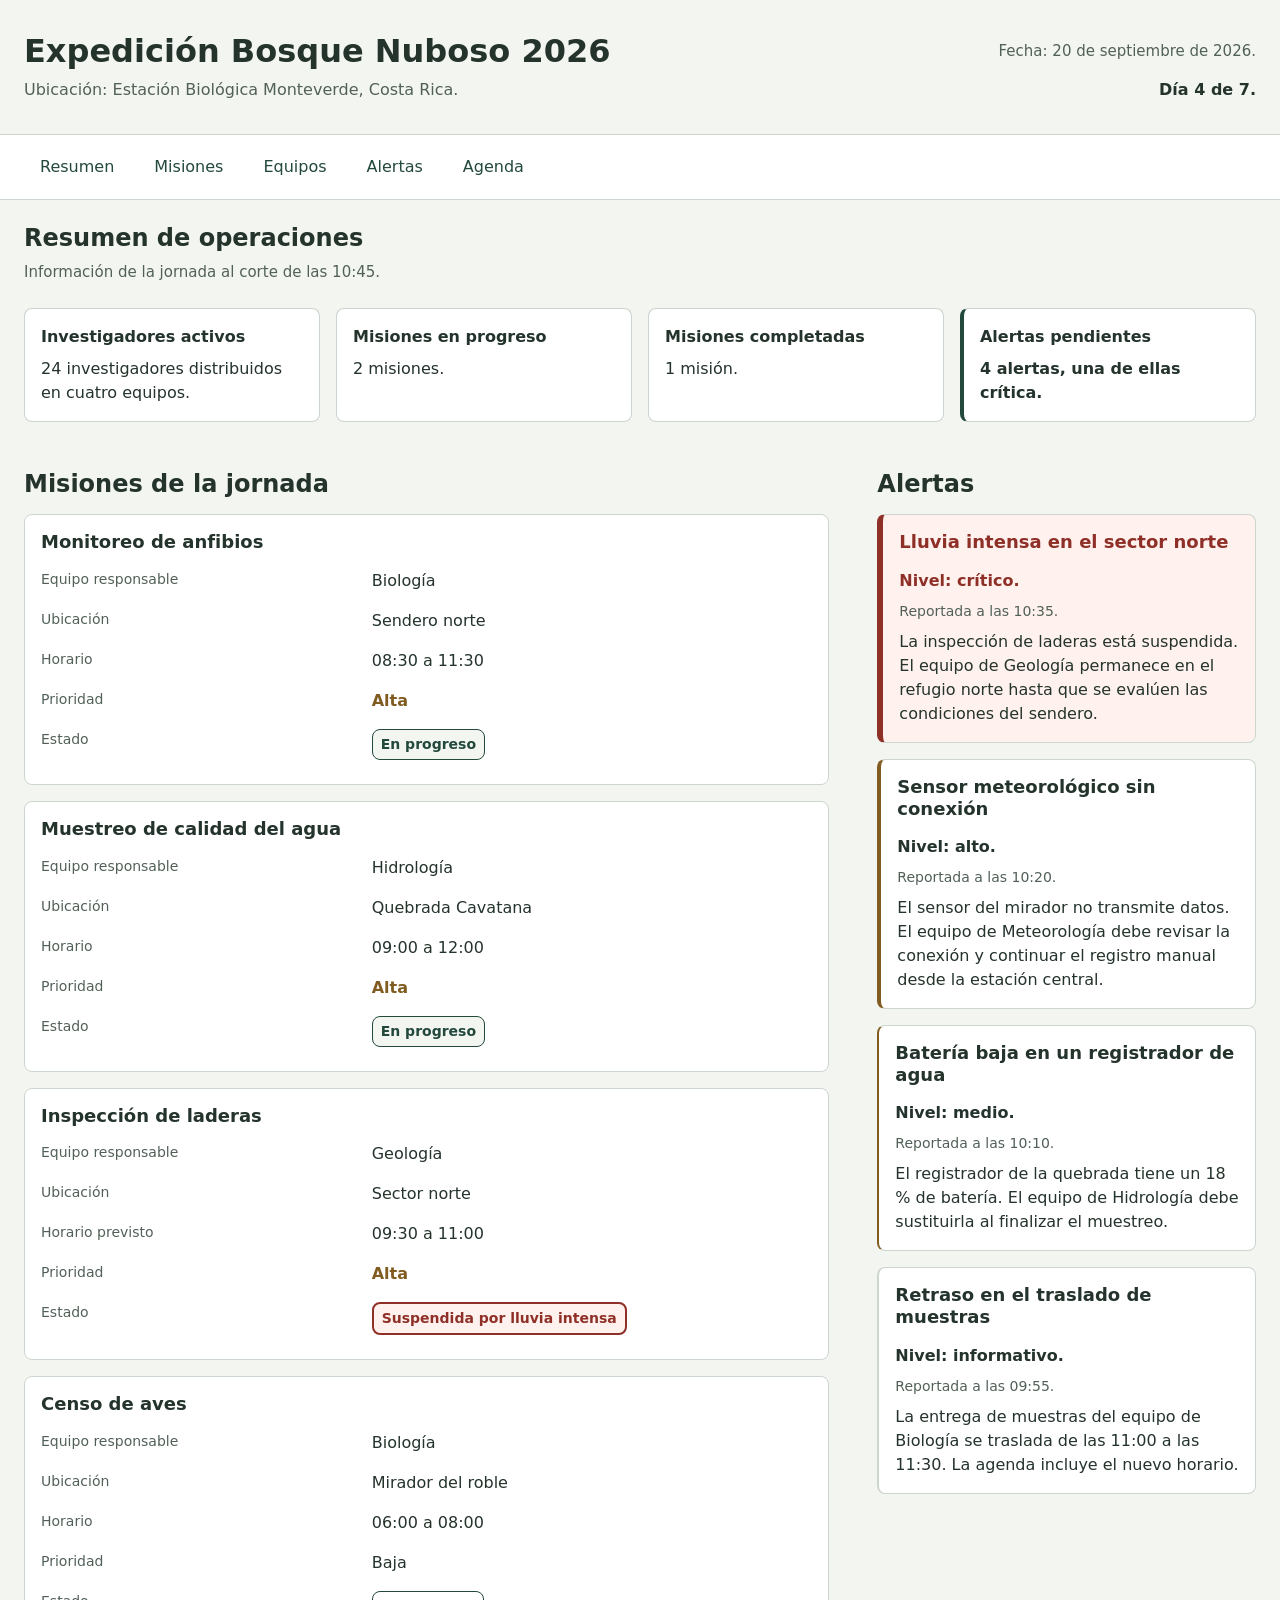
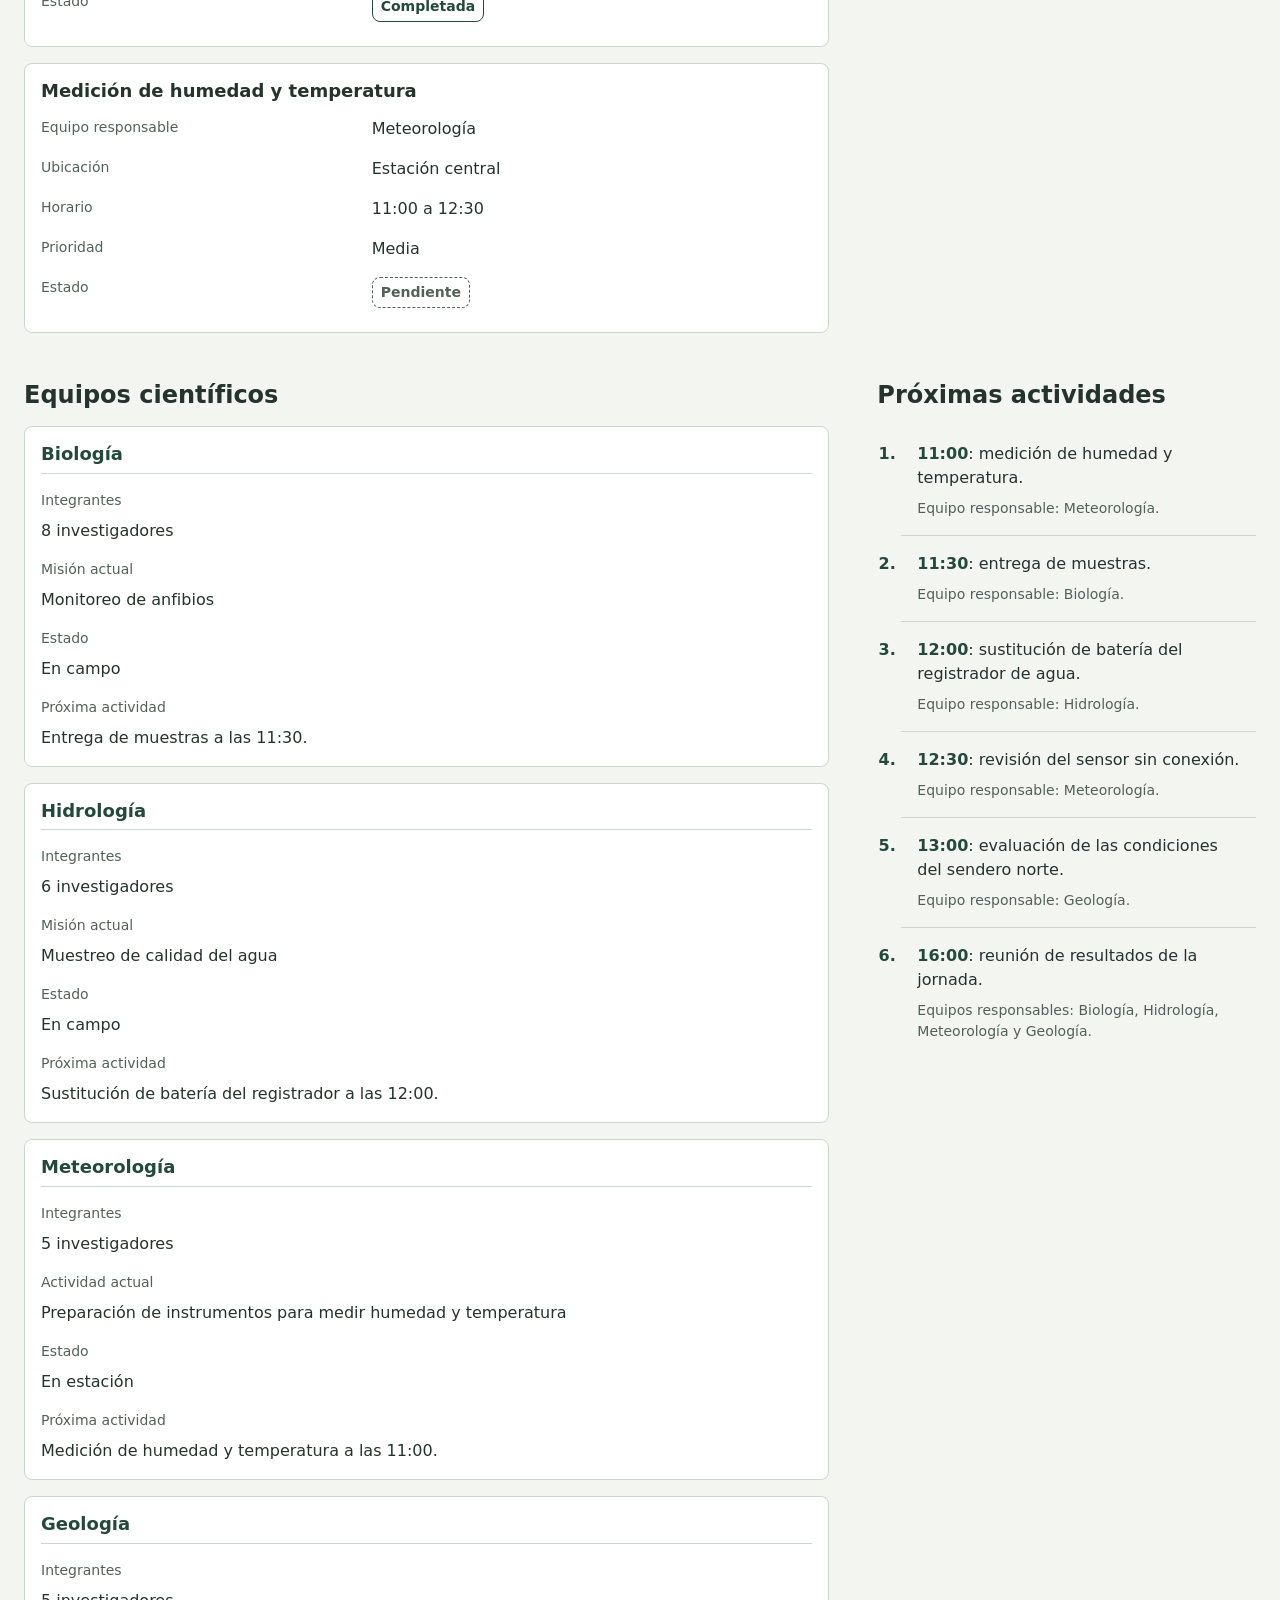
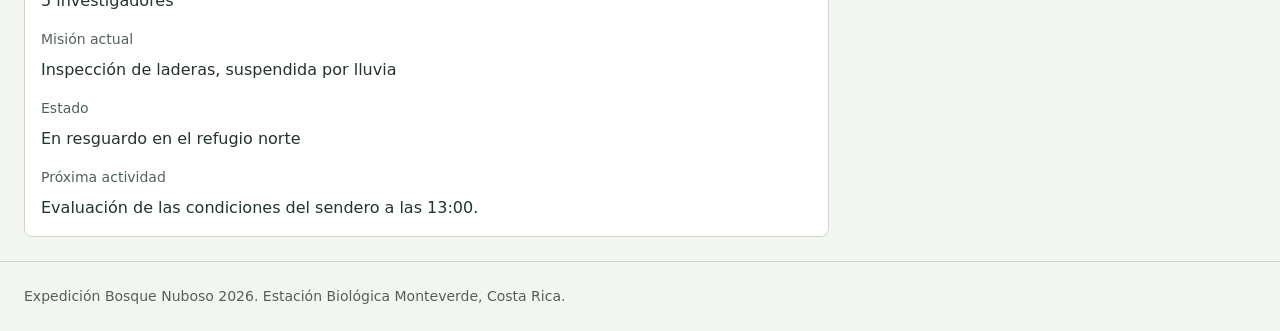
<file: caso1/index.html>
<!doctype html>
<html lang="es">
  <head>
    <meta charset="UTF-8" />
    <meta name="viewport" content="width=device-width, initial-scale=1.0" />
    <link rel="stylesheet" href="css/estilos.css" />
    <title>Expedición Bosque Nuboso 2026</title>
  </head>
  <body>
    <header class="encabezado">
      <h1 class="titulo-expedicion">Expedición Bosque Nuboso 2026</h1>
      <p class="ubicacion">
        Ubicación: Estación Biológica Monteverde, Costa Rica.
      </p>
      <p class="fecha">
        Fecha: <time datetime="2026-09-20">20 de septiembre de 2026</time>.
      </p>
      <p class="dia">Día 4 de 7.</p>
    </header>

    <nav class="navegacion" aria-label="Navegación principal">
      <ul class="lista-navegacion">
        <li><a href="#resumen">Resumen</a></li>
        <li><a href="#misiones">Misiones</a></li>
        <li><a href="#equipos">Equipos</a></li>
        <li><a href="#alertas">Alertas</a></li>
        <li><a href="#agenda">Agenda</a></li>
      </ul>
    </nav>

    <main class="panel-control">
      <section class="resumen" id="resumen" aria-labelledby="titulo-resumen">
        <h2 id="titulo-resumen">Resumen de operaciones</h2>
        <p class="hora-resumen">
          Información de la jornada al corte de las
          <time datetime="10:45">10:45</time>.
        </p>

        <dl class="indicadores">
          <dt>Investigadores activos</dt>
          <dd>24 investigadores distribuidos en cuatro equipos.</dd>

          <dt>Misiones en progreso</dt>
          <dd>2 misiones.</dd>

          <dt>Misiones completadas</dt>
          <dd>1 misión.</dd>

          <dt class="indicador-alertas">Alertas pendientes</dt>
          <dd class="indicador-alertas">4 alertas, una de ellas crítica.</dd>
        </dl>
      </section>

      <section class="alertas" id="alertas" aria-labelledby="titulo-alertas">
        <h2 id="titulo-alertas">Alertas</h2>

        <article class="alerta alerta-critica">
          <h3>Lluvia intensa en el sector norte</h3>
          <p class="nivel-alerta"><strong>Nivel: crítico.</strong></p>
          <p class="hora-alerta">
            Reportada a las <time datetime="10:35">10:35</time>.
          </p>
          <p>
            La inspección de laderas está suspendida. El equipo de Geología
            permanece en el refugio norte hasta que se evalúen las condiciones
            del sendero.
          </p>
        </article>

        <article class="alerta alerta-alta">
          <h3>Sensor meteorológico sin conexión</h3>
          <p class="nivel-alerta"><strong>Nivel: alto.</strong></p>
          <p class="hora-alerta">
            Reportada a las <time datetime="10:20">10:20</time>.
          </p>
          <p>
            El sensor del mirador no transmite datos. El equipo de Meteorología
            debe revisar la conexión y continuar el registro manual desde la
            estación central.
          </p>
        </article>

        <article class="alerta alerta-media">
          <h3>Batería baja en un registrador de agua</h3>
          <p class="nivel-alerta">Nivel: medio.</p>
          <p class="hora-alerta">
            Reportada a las <time datetime="10:10">10:10</time>.
          </p>
          <p>
            El registrador de la quebrada tiene un 18 % de batería. El equipo de
            Hidrología debe sustituirla al finalizar el muestreo.
          </p>
        </article>

        <article class="alerta alerta-informativa">
          <h3>Retraso en el traslado de muestras</h3>
          <p class="nivel-alerta">Nivel: informativo.</p>
          <p class="hora-alerta">
            Reportada a las <time datetime="09:55">09:55</time>.
          </p>
          <p>
            La entrega de muestras del equipo de Biología se traslada de las
            <time datetime="11:00">11:00</time> a las
            <time datetime="11:30">11:30</time>. La agenda incluye el nuevo
            horario.
          </p>
        </article>
      </section>

      <section class="misiones" id="misiones" aria-labelledby="titulo-misiones">
        <h2 id="titulo-misiones">Misiones de la jornada</h2>

        <article class="mision">
          <h3>Monitoreo de anfibios</h3>
          <dl class="datos-mision">
            <dt>Equipo responsable</dt>
            <dd>Biología</dd>
            <dt>Ubicación</dt>
            <dd>Sendero norte</dd>
            <dt>Horario</dt>
            <dd>
              <time datetime="08:30">08:30</time> a
              <time datetime="11:30">11:30</time>
            </dd>
            <dt>Prioridad</dt>
            <dd class="prioridad-alta">Alta</dd>
            <dt>Estado</dt>
            <dd class="estado-mision estado-progreso">En progreso</dd>
          </dl>
        </article>

        <article class="mision">
          <h3>Muestreo de calidad del agua</h3>
          <dl class="datos-mision">
            <dt>Equipo responsable</dt>
            <dd>Hidrología</dd>
            <dt>Ubicación</dt>
            <dd>Quebrada Cavatana</dd>
            <dt>Horario</dt>
            <dd>
              <time datetime="09:00">09:00</time> a
              <time datetime="12:00">12:00</time>
            </dd>
            <dt>Prioridad</dt>
            <dd class="prioridad-alta">Alta</dd>
            <dt>Estado</dt>
            <dd class="estado-mision estado-progreso">En progreso</dd>
          </dl>
        </article>

        <article class="mision">
          <h3>Inspección de laderas</h3>
          <dl class="datos-mision">
            <dt>Equipo responsable</dt>
            <dd>Geología</dd>
            <dt>Ubicación</dt>
            <dd>Sector norte</dd>
            <dt>Horario previsto</dt>
            <dd>
              <time datetime="09:30">09:30</time> a
              <time datetime="11:00">11:00</time>
            </dd>
            <dt>Prioridad</dt>
            <dd class="prioridad-alta">Alta</dd>
            <dt>Estado</dt>
            <dd class="estado-mision estado-suspendida">
              Suspendida por lluvia intensa
            </dd>
          </dl>
        </article>

        <article class="mision">
          <h3>Censo de aves</h3>
          <dl class="datos-mision">
            <dt>Equipo responsable</dt>
            <dd>Biología</dd>
            <dt>Ubicación</dt>
            <dd>Mirador del roble</dd>
            <dt>Horario</dt>
            <dd>
              <time datetime="06:00">06:00</time> a
              <time datetime="08:00">08:00</time>
            </dd>
            <dt>Prioridad</dt>
            <dd>Baja</dd>
            <dt>Estado</dt>
            <dd class="estado-mision estado-completada">Completada</dd>
          </dl>
        </article>

        <article class="mision">
          <h3>Medición de humedad y temperatura</h3>
          <dl class="datos-mision">
            <dt>Equipo responsable</dt>
            <dd>Meteorología</dd>
            <dt>Ubicación</dt>
            <dd>Estación central</dd>
            <dt>Horario</dt>
            <dd>
              <time datetime="11:00">11:00</time> a
              <time datetime="12:30">12:30</time>
            </dd>
            <dt>Prioridad</dt>
            <dd>Media</dd>
            <dt>Estado</dt>
            <dd class="estado-mision estado-pendiente">Pendiente</dd>
          </dl>
        </article>
      </section>

      <section class="equipos" id="equipos" aria-labelledby="titulo-equipos">
        <h2 id="titulo-equipos">Equipos científicos</h2>

        <article class="equipo">
          <h3>Biología</h3>
          <dl class="datos-equipo">
            <dt>Integrantes</dt>
            <dd>8 investigadores</dd>
            <dt>Misión actual</dt>
            <dd>Monitoreo de anfibios</dd>
            <dt>Estado</dt>
            <dd>En campo</dd>
            <dt>Próxima actividad</dt>
            <dd>
              Entrega de muestras a las
              <time datetime="11:30">11:30</time>.
            </dd>
          </dl>
        </article>

        <article class="equipo">
          <h3>Hidrología</h3>
          <dl class="datos-equipo">
            <dt>Integrantes</dt>
            <dd>6 investigadores</dd>
            <dt>Misión actual</dt>
            <dd>Muestreo de calidad del agua</dd>
            <dt>Estado</dt>
            <dd>En campo</dd>
            <dt>Próxima actividad</dt>
            <dd>
              Sustitución de batería del registrador a las
              <time datetime="12:00">12:00</time>.
            </dd>
          </dl>
        </article>

        <article class="equipo">
          <h3>Meteorología</h3>
          <dl class="datos-equipo">
            <dt>Integrantes</dt>
            <dd>5 investigadores</dd>
            <dt>Actividad actual</dt>
            <dd>
              Preparación de instrumentos para medir humedad y temperatura
            </dd>
            <dt>Estado</dt>
            <dd>En estación</dd>
            <dt>Próxima actividad</dt>
            <dd>
              Medición de humedad y temperatura a las
              <time datetime="11:00">11:00</time>.
            </dd>
          </dl>
        </article>

        <article class="equipo">
          <h3>Geología</h3>
          <dl class="datos-equipo">
            <dt>Integrantes</dt>
            <dd>5 investigadores</dd>
            <dt>Misión actual</dt>
            <dd>Inspección de laderas, suspendida por lluvia</dd>
            <dt>Estado</dt>
            <dd>En resguardo en el refugio norte</dd>
            <dt>Próxima actividad</dt>
            <dd>
              Evaluación de las condiciones del sendero a las
              <time datetime="13:00">13:00</time>.
            </dd>
          </dl>
        </article>
      </section>

      <section class="agenda" id="agenda" aria-labelledby="titulo-agenda">
        <h2 id="titulo-agenda">Próximas actividades</h2>

        <ol class="lista-agenda">
          <li>
            <p>
              <time datetime="11:00">11:00</time>: medición de humedad y
              temperatura.
            </p>
            <p class="equipo-actividad">Equipo responsable: Meteorología.</p>
          </li>
          <li>
            <p><time datetime="11:30">11:30</time>: entrega de muestras.</p>
            <p class="equipo-actividad">Equipo responsable: Biología.</p>
          </li>
          <li>
            <p>
              <time datetime="12:00">12:00</time>: sustitución de batería del
              registrador de agua.
            </p>
            <p class="equipo-actividad">Equipo responsable: Hidrología.</p>
          </li>
          <li>
            <p>
              <time datetime="12:30">12:30</time>: revisión del sensor sin
              conexión.
            </p>
            <p class="equipo-actividad">Equipo responsable: Meteorología.</p>
          </li>
          <li>
            <p>
              <time datetime="13:00">13:00</time>: evaluación de las condiciones
              del sendero norte.
            </p>
            <p class="equipo-actividad">Equipo responsable: Geología.</p>
          </li>
          <li>
            <p>
              <time datetime="16:00">16:00</time>: reunión de resultados de la
              jornada.
            </p>
            <p class="equipo-actividad">
              Equipos responsables: Biología, Hidrología, Meteorología y
              Geología.
            </p>
          </li>
        </ol>
      </section>
    </main>

    <footer class="pie-pagina">
      <p>
        Expedición Bosque Nuboso 2026. Estación Biológica Monteverde, Costa
        Rica.
      </p>
    </footer>
  </body>
</html>
</file>
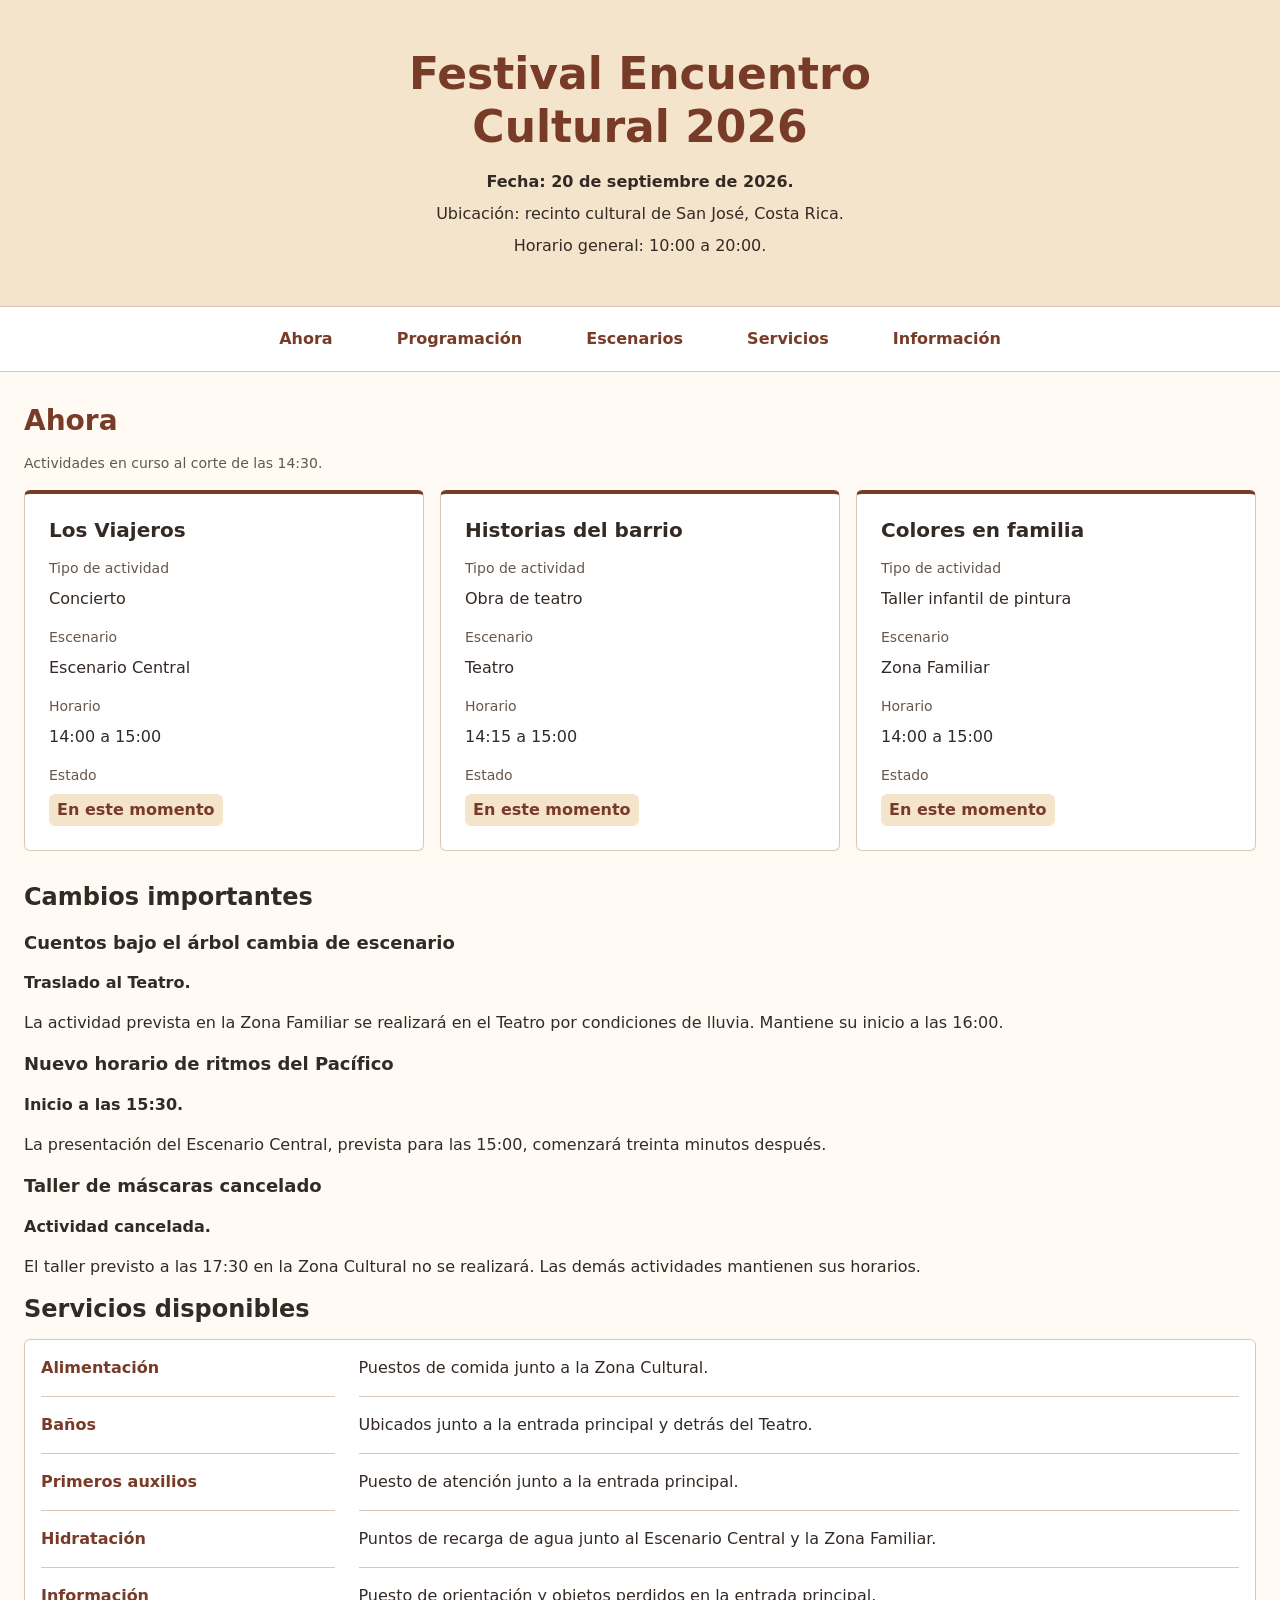
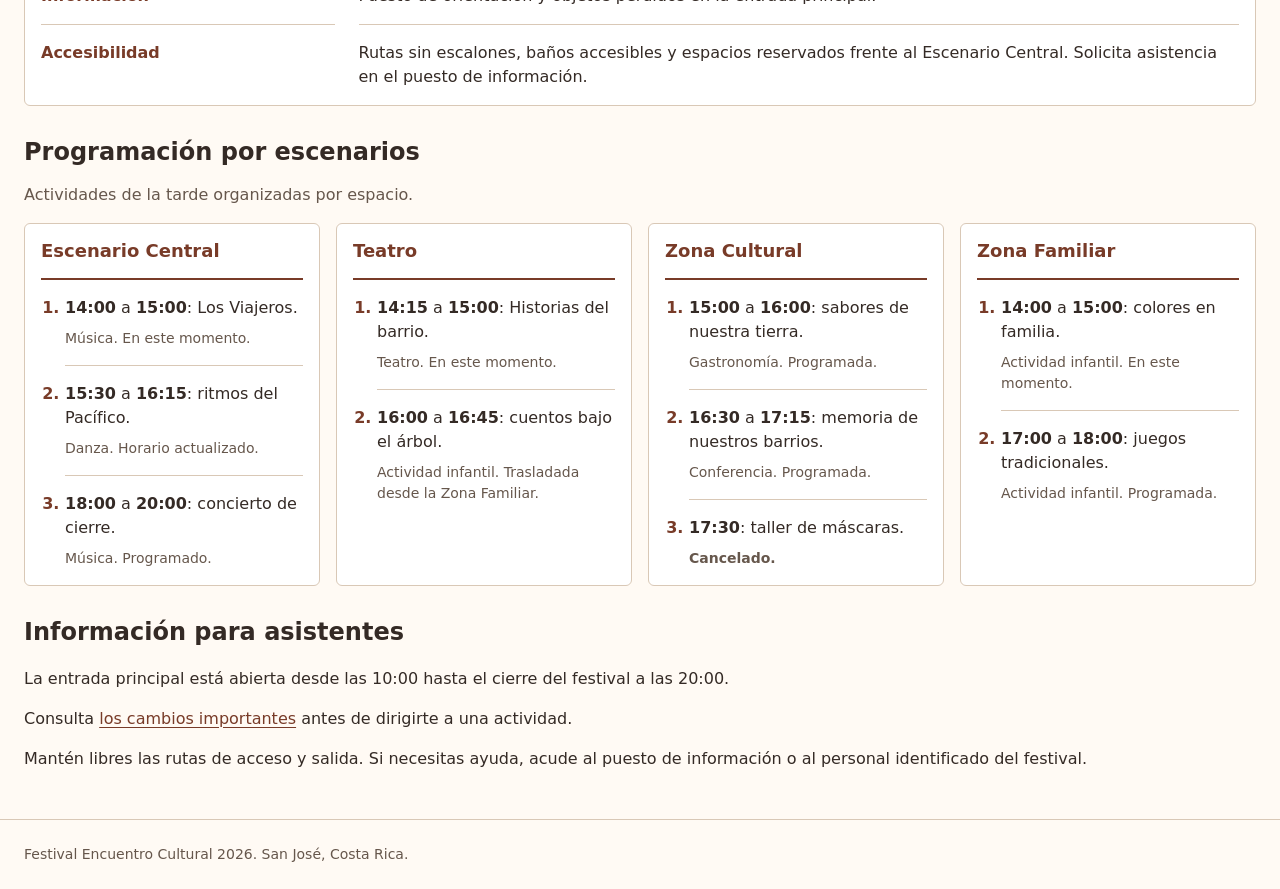
<file: caso2/index.html>
<!doctype html>
<html lang="es">
  <head>
    <meta charset="UTF-8" />
    <meta name="viewport" content="width=device-width, initial-scale=1.0" />
    <link rel="stylesheet" href="css/estilos.css" />
    <title>Festival Encuentro Cultural 2026</title>
  </head>
  <body>
    <header class="encabezado-festival">
      <h1>Festival Encuentro Cultural 2026</h1>
      <p class="fecha-festival">
        Fecha:
        <time datetime="2026-09-20">20 de septiembre de 2026</time>.
      </p>
      <p>Ubicación: recinto cultural de San José, Costa Rica.</p>
      <p>
        Horario general:
        <time datetime="10:00">10:00</time> a
        <time datetime="20:00">20:00</time>.
      </p>
    </header>

    <nav class="navegacion" aria-label="Navegación principal">
      <ul class="lista-navegacion">
        <li><a href="#ahora">Ahora</a></li>
        <li><a href="#programacion">Programación</a></li>
        <li><a href="#escenarios">Escenarios</a></li>
        <li><a href="#servicios">Servicios</a></li>
        <li><a href="#informacion">Información</a></li>
      </ul>
    </nav>

    <main class="contenido-festival">
      <section class="ahora" id="ahora" aria-labelledby="titulo-ahora">
        <h2 id="titulo-ahora">Ahora</h2>
        <p class="hora-actualizacion">
          Actividades en curso al corte de las
          <time datetime="14:30">14:30</time>.
        </p>

        <article class="actividad-actual">
          <h3>Los Viajeros</h3>
          <dl class="datos-actividad">
            <dt>Tipo de actividad</dt>
            <dd>Concierto</dd>
            <dt>Escenario</dt>
            <dd>Escenario Central</dd>
            <dt>Horario</dt>
            <dd>
              <time datetime="14:00">14:00</time> a
              <time datetime="15:00">15:00</time>
            </dd>
            <dt>Estado</dt>
            <dd class="estado-actual">En este momento</dd>
          </dl>
        </article>

        <article class="actividad-actual">
          <h3>Historias del barrio</h3>
          <dl class="datos-actividad">
            <dt>Tipo de actividad</dt>
            <dd>Obra de teatro</dd>
            <dt>Escenario</dt>
            <dd>Teatro</dd>
            <dt>Horario</dt>
            <dd>
              <time datetime="14:15">14:15</time> a
              <time datetime="15:00">15:00</time>
            </dd>
            <dt>Estado</dt>
            <dd class="estado-actual">En este momento</dd>
          </dl>
        </article>

        <article class="actividad-actual">
          <h3>Colores en familia</h3>
          <dl class="datos-actividad">
            <dt>Tipo de actividad</dt>
            <dd>Taller infantil de pintura</dd>
            <dt>Escenario</dt>
            <dd>Zona Familiar</dd>
            <dt>Horario</dt>
            <dd>
              <time datetime="14:00">14:00</time> a
              <time datetime="15:00">15:00</time>
            </dd>
            <dt>Estado</dt>
            <dd class="estado-actual">En este momento</dd>
          </dl>
        </article>
      </section>

      <section id="cambios" aria-labelledby="titulo-cambios">
        <h2 id="titulo-cambios">Cambios importantes</h2>

        <article>
          <h3>Cuentos bajo el árbol cambia de escenario</h3>
          <p><strong>Traslado al Teatro.</strong></p>
          <p>
            La actividad prevista en la Zona Familiar se realizará en el Teatro
            por condiciones de lluvia. Mantiene su inicio a las
            <time datetime="16:00">16:00</time>.
          </p>
        </article>

        <article>
          <h3>Nuevo horario de ritmos del Pacífico</h3>
          <p>
            <strong>Inicio a las <time datetime="15:30">15:30</time>.</strong>
          </p>
          <p>
            La presentación del Escenario Central, prevista para las
            <time datetime="15:00">15:00</time>, comenzará treinta minutos
            después.
          </p>
        </article>

        <article>
          <h3>Taller de máscaras cancelado</h3>
          <p><strong>Actividad cancelada.</strong></p>
          <p>
            El taller previsto a las
            <time datetime="17:30">17:30</time> en la Zona Cultural no se
            realizará. Las demás actividades mantienen sus horarios.
          </p>
        </article>
      </section>

      <section
        class="servicios"
        id="servicios"
        aria-labelledby="titulo-servicios"
      >
        <h2 id="titulo-servicios">Servicios disponibles</h2>

        <dl class="lista-servicios">
          <dt>Alimentación</dt>
          <dd>Puestos de comida junto a la Zona Cultural.</dd>

          <dt>Baños</dt>
          <dd>Ubicados junto a la entrada principal y detrás del Teatro.</dd>

          <dt>Primeros auxilios</dt>
          <dd>Puesto de atención junto a la entrada principal.</dd>

          <dt>Hidratación</dt>
          <dd>
            Puntos de recarga de agua junto al Escenario Central y la Zona
            Familiar.
          </dd>

          <dt>Información</dt>
          <dd>
            Puesto de orientación y objetos perdidos en la entrada principal.
          </dd>

          <dt>Accesibilidad</dt>
          <dd>
            Rutas sin escalones, baños accesibles y espacios reservados frente
            al Escenario Central. Solicita asistencia en el puesto de
            información.
          </dd>
        </dl>
      </section>

      <section
        class="escenarios"
        id="escenarios"
        aria-labelledby="titulo-escenarios"
      >
        <h2 id="titulo-escenarios">Programación por escenarios</h2>
        <p class="descripcion-escenarios">
          Actividades de la tarde organizadas por espacio.
        </p>

        <article class="escenario">
          <h3>Escenario Central</h3>
          <ol class="horarios-escenario">
            <li>
              <p>
                <time datetime="14:00">14:00</time> a
                <time datetime="15:00">15:00</time>: Los Viajeros.
              </p>
              <p>Música. En este momento.</p>
            </li>
            <li>
              <p>
                <time datetime="15:30">15:30</time> a
                <time datetime="16:15">16:15</time>: ritmos del Pacífico.
              </p>
              <p>Danza. Horario actualizado.</p>
            </li>
            <li>
              <p>
                <time datetime="18:00">18:00</time> a
                <time datetime="20:00">20:00</time>: concierto de cierre.
              </p>
              <p>Música. Programado.</p>
            </li>
          </ol>
        </article>

        <article class="escenario">
          <h3>Teatro</h3>
          <ol class="horarios-escenario">
            <li>
              <p>
                <time datetime="14:15">14:15</time> a
                <time datetime="15:00">15:00</time>: Historias del barrio.
              </p>
              <p>Teatro. En este momento.</p>
            </li>
            <li>
              <p>
                <time datetime="16:00">16:00</time> a
                <time datetime="16:45">16:45</time>: cuentos bajo el árbol.
              </p>
              <p>Actividad infantil. Trasladada desde la Zona Familiar.</p>
            </li>
          </ol>
        </article>

        <article class="escenario">
          <h3>Zona Cultural</h3>
          <ol class="horarios-escenario">
            <li>
              <p>
                <time datetime="15:00">15:00</time> a
                <time datetime="16:00">16:00</time>: sabores de nuestra tierra.
              </p>
              <p>Gastronomía. Programada.</p>
            </li>
            <li>
              <p>
                <time datetime="16:30">16:30</time> a
                <time datetime="17:15">17:15</time>: memoria de nuestros
                barrios.
              </p>
              <p>Conferencia. Programada.</p>
            </li>
            <li>
              <p><time datetime="17:30">17:30</time>: taller de máscaras.</p>
              <p><strong>Cancelado.</strong></p>
            </li>
          </ol>
        </article>

        <article class="escenario">
          <h3>Zona Familiar</h3>
          <ol class="horarios-escenario">
            <li>
              <p>
                <time datetime="14:00">14:00</time> a
                <time datetime="15:00">15:00</time>: colores en familia.
              </p>
              <p>Actividad infantil. En este momento.</p>
            </li>
            <li>
              <p>
                <time datetime="17:00">17:00</time> a
                <time datetime="18:00">18:00</time>: juegos tradicionales.
              </p>
              <p>Actividad infantil. Programada.</p>
            </li>
          </ol>
        </article>
      </section>

      <section id="informacion" aria-labelledby="titulo-informacion">
        <h2 id="titulo-informacion">Información para asistentes</h2>
        <p>
          La entrada principal está abierta desde las
          <time datetime="10:00">10:00</time> hasta el cierre del festival a las
          <time datetime="20:00">20:00</time>.
        </p>
        <p>
          Consulta <a href="#cambios">los cambios importantes</a>
          antes de dirigirte a una actividad.
        </p>
        <p>
          Mantén libres las rutas de acceso y salida. Si necesitas ayuda, acude
          al puesto de información o al personal identificado del festival.
        </p>
      </section>
    </main>

    <footer class="pie-pagina">
      <p>Festival Encuentro Cultural 2026. San José, Costa Rica.</p>
    </footer>
  </body>
</html>
</file>
<file: caso1/css/estilos.css>
:root {
  --color-principal: #23483c;
  --color-fondo: #f3f5f1;
  --color-superficie: #ffffff;
  --color-texto: #24332b;
  --color-texto-secundario: #526158;
  --color-borde: #ccd5ce;
  --color-critico: #8f3028;
  --fondo-critico: #fff1ed;
  --color-advertencia: #805c20;

  --espacio-pequeno: 0.5rem;
  --espacio-medio: 1rem;
  --espacio-grande: 1.5rem;

  --radio-borde: 0.5rem;
  --ancho-maximo: 100%;
}

*,
*::before,
*::after {
  box-sizing: border-box;
}

body {
  margin: 0;
  background-color: var(--color-fondo);
  color: var(--color-texto);
  font-family: system-ui, sans-serif;
  font-size: 1rem;
  line-height: 1.5;
}

h1,
h2,
h3 {
  line-height: 1.2;
}

h1 {
  font-size: 2rem;
}

h2 {
  font-size: 1.5rem;
}

h3 {
  font-size: 1.125rem;
}

a {
  color: var(--color-principal);
  text-underline-offset: 0.2em;
}

a:focus-visible {
  outline: 0.2rem solid var(--color-principal);
  outline-offset: 0.2rem;
}

/* Encabezado */
.encabezado {
  display: grid;
  grid-template-columns: minmax(0, 1fr);
  gap: var(--espacio-pequeno);

  max-width: var(--ancho-maximo);
  margin-inline: auto;
  padding: var(--espacio-grande) var(--espacio-medio);

  border-bottom: 1px solid var(--color-borde);
}

.encabezado h1,
.encabezado p {
  margin: 0;
}

.titulo-expedicion {
  font-size: 1.75rem;
  overflow-wrap: break-word;
}

.ubicacion,
.fecha {
  color: var(--color-texto-secundario);
}

.fecha {
  margin-top: 0;
  font-size: 0.9375rem;
}

.dia {
  font-weight: 600;
}

/* Navegación */
.navegacion {
  position: sticky;
  top: 0;
  z-index: 10;
  background-color: var(--color-superficie);
  border-bottom: 1px solid var(--color-borde);
}

.lista-navegacion {
  display: flex;
  flex-wrap: wrap;
  align-items: center;
  gap: var(--espacio-pequeno);

  max-width: var(--ancho-maximo);
  margin: 0 auto;
  padding: var(--espacio-pequeno) var(--espacio-medio);

  list-style: none;
}

.lista-navegacion a {
  display: block;
  padding: 0.75rem var(--espacio-medio);

  border-radius: var(--radio-borde);
  font-weight: 500;
  text-decoration: none;
}

.lista-navegacion a:hover,
.lista-navegacion a:focus-visible {
  background-color: var(--color-principal);
  color: var(--color-superficie);
}

/* Resumen */
.resumen {
  min-width: 0;
  padding: var(--espacio-grande) var(--espacio-medio);
}

.resumen h2 {
  margin: 0;
}

.hora-resumen {
  margin: var(--espacio-pequeno) 0 var(--espacio-grande);
  color: var(--color-texto-secundario);
  font-size: 0.9375rem;
}

.indicadores {
  display: grid;
  grid-template-columns: minmax(0, 1fr);
  margin: 0;
}

.indicadores dt,
.indicadores dd {
  padding: var(--espacio-medio);
  background-color: var(--color-superficie);
  border: 1px solid var(--color-borde);
  overflow-wrap: break-word;
}

.indicadores dt {
  padding-bottom: var(--espacio-pequeno);
  border-bottom: 0;
  border-radius: var(--radio-borde) var(--radio-borde) 0 0;
  font-weight: 600;
}

.indicadores dd {
  margin: 0 0 var(--espacio-medio);
  padding-top: 0;
  border-top: 0;
  border-radius: 0 0 var(--radio-borde) var(--radio-borde);
}

.indicadores .indicador-alertas {
  border-left: 0.25rem solid var(--color-principal);
  font-weight: 700;
}

/* Alertas */
.alertas {
  display: grid;
  grid-template-columns: minmax(0, 1fr);
  gap: var(--espacio-medio);

  min-width: 0;
  padding: var(--espacio-grande) var(--espacio-medio);
}

.alertas h2 {
  grid-column: 1 / -1;
  margin: 0;
}

.alerta {
  min-width: 0;
  padding: var(--espacio-medio);

  background-color: var(--color-superficie);
  border: 1px solid var(--color-borde);
  border-radius: var(--radio-borde);

  overflow-wrap: break-word;
}

.alerta h3 {
  margin: 0 0 var(--espacio-medio);
}

.alerta p {
  margin: 0 0 var(--espacio-pequeno);
}

.alerta p:last-child {
  margin-bottom: 0;
}

.nivel-alerta {
  font-weight: 600;
}

.hora-alerta {
  color: var(--color-texto-secundario);
  font-size: 0.875rem;
}

.alerta-critica {
  background-color: var(--fondo-critico);
  border-left: 0.375rem solid var(--color-critico);
}

.alerta-critica h3,
.alerta-critica .nivel-alerta {
  color: var(--color-critico);
}

.alerta-alta {
  border-left: 0.25rem solid var(--color-advertencia);
}

.alerta-media {
  border-left: 0.125rem solid var(--color-advertencia);
}

.alerta-informativa {
  border-left: 0.125rem solid var(--color-borde);
}

/* Distribución principal */
.panel-control {
    display: grid;
    grid-template-columns: minmax(0, 1fr);
    max-width: var(--ancho-maximo);
    margin-inline: auto;
}

.panel-control > section {
    min-width: 0;
}

/* Misiones */
.misiones {
    display: grid;
    grid-template-columns: minmax(0, 1fr);
    align-content: start;
    gap: var(--espacio-medio);
    padding: var(--espacio-grande) var(--espacio-medio);
}

.misiones h2 {
    grid-column: 1 / -1;
    margin: 0;
}

.mision {
    min-width: 0;
    padding: var(--espacio-medio);
    background-color: var(--color-superficie);
    border: 1px solid var(--color-borde);
    border-radius: var(--radio-borde);
    overflow-wrap: break-word;
}

.mision h3 {
    margin: 0 0 var(--espacio-medio);
}

.datos-mision {
    display: grid;
    grid-template-columns: minmax(0, 1fr);
    gap: var(--espacio-pequeno);
    margin: 0;
}

.datos-mision dt {
    color: var(--color-texto-secundario);
    font-size: 0.875rem;
}

.datos-mision dd {
    min-width: 0;
    margin: 0 0 var(--espacio-pequeno);
}

.prioridad-alta {
    color: var(--color-advertencia);
    font-weight: 700;
}

.estado-mision {
    justify-self: start;
    padding: 0.25rem var(--espacio-pequeno);
    border: 1px solid;
    border-radius: var(--radio-borde);
    font-size: 0.875rem;
    font-weight: 600;
}

.estado-progreso {
    color: var(--color-principal);
    background-color: var(--color-fondo);
}

.estado-suspendida {
    color: var(--color-critico);
    background-color: var(--fondo-critico);
    border-width: 2px;
}

.estado-completada {
    color: var(--color-principal);
}

.estado-pendiente {
    color: var(--color-texto-secundario);
    border-style: dashed;
}

/* Equipos */
.equipos {
    display: grid;
    grid-template-columns: minmax(0, 1fr);
    align-content: start;
    gap: var(--espacio-medio);
    padding: var(--espacio-grande) var(--espacio-medio);
}

.equipos h2 {
    grid-column: 1 / -1;
    margin: 0;
}

.equipo {
    min-width: 0;
    padding: var(--espacio-medio);
    background-color: var(--color-superficie);
    border: 1px solid var(--color-borde);
    border-radius: var(--radio-borde);
    overflow-wrap: break-word;
}

.equipo h3 {
    margin: 0 0 var(--espacio-medio);
    padding-bottom: var(--espacio-pequeno);
    border-bottom: 1px solid var(--color-borde);
    color: var(--color-principal);
}

.datos-equipo {
    margin: 0;
}

.datos-equipo dt {
    margin-top: var(--espacio-medio);
    color: var(--color-texto-secundario);
    font-size: 0.875rem;
}

.datos-equipo dt:first-child {
    margin-top: 0;
}

.datos-equipo dd {
    margin: var(--espacio-pequeno) 0 0;
}

/* Agenda */
.agenda {
    min-width: 0;
    padding: var(--espacio-grande) var(--espacio-medio);
}

.agenda h2 {
    margin: 0 0 var(--espacio-medio);
}

.lista-agenda {
    margin: 0;
    padding-left: var(--espacio-grande);
}

.lista-agenda li {
    padding: var(--espacio-medio);
    border-bottom: 1px solid var(--color-borde);
    overflow-wrap: break-word;
}

.lista-agenda li::marker {
    color: var(--color-principal);
    font-weight: 600;
}

.lista-agenda li:last-child {
    border-bottom: 0;
}

.lista-agenda p {
    margin: 0;
}

.lista-agenda .equipo-actividad {
    margin-top: var(--espacio-pequeno);
    color: var(--color-texto-secundario);
    font-size: 0.875rem;
}

.lista-agenda time {
    color: var(--color-principal);
    font-weight: 700;
    font-variant-numeric: tabular-nums;
}

/* Pie de página */
.pie-pagina {
    max-width: var(--ancho-maximo);
    margin-inline: auto;
    padding: var(--espacio-grande) var(--espacio-medio);
    border-top: 1px solid var(--color-borde);
    color: var(--color-texto-secundario);
    font-size: 0.875rem;
}

.pie-pagina p {
    margin: 0;
}

@media (min-width: 48rem) {
  .encabezado {
    grid-template-columns: minmax(0, 1fr) auto;
    grid-template-areas:
      "titulo fecha"
      "ubicacion dia";

    align-items: center;
    column-gap: var(--espacio-grande);
    padding: 2rem var(--espacio-grande);
  }

  .titulo-expedicion {
    grid-area: titulo;
    font-size: 2rem;
  }

  .ubicacion {
    grid-area: ubicacion;
  }

  .fecha {
    grid-area: fecha;
    text-align: right;
  }

  .dia {
    grid-area: dia;
    text-align: right;
  }

  .lista-navegacion {
    padding-inline: var(--espacio-grande);
  }

  .resumen {
    padding-inline: var(--espacio-grande);
  }
  .alertas {
    grid-template-columns: repeat(2, minmax(0, 1fr));
    padding-inline: var(--espacio-grande);
  }
  .misiones {
    grid-template-columns: repeat(2, minmax(0, 1fr));
    padding-inline: var(--espacio-grande);
}

.datos-mision {
    grid-template-columns: minmax(0, 1fr) minmax(0, 1.4fr);
    align-items: start;
    column-gap: var(--espacio-medio);
}
equipos {
    grid-template-columns: repeat(2, minmax(0, 1fr));
}

.equipos,
.agenda,
.pie-pagina {
    padding-inline: var(--espacio-grande);
}
}

@media (min-width: 64rem) {
  .indicadores {
    grid-template-columns: repeat(4, minmax(0, 1fr));
    column-gap: var(--espacio-medio);
  }

  .indicadores dt {
    grid-row: 1;
  }

  .indicadores dd {
    grid-row: 2;
    margin-bottom: 0;
  }
  .panel-control {
    grid-template-columns: minmax(0, 2fr) minmax(0, 1fr);
    align-items: start;
}

.panel-control > section {
    grid-column: 1 / -1;
}

.panel-control > .misiones {
    grid-column: 1;
    grid-row: 2;
}

.panel-control > .alertas {
    grid-column: 2;
    grid-row: 2;
    grid-template-columns: minmax(0, 1fr);
    align-content: start;
}

.misiones {
    grid-template-columns: minmax(0, 1fr);
}
.panel-control > .resumen {
    grid-row: 1;
}

.panel-control > .equipos {
    grid-column: 1;
    grid-row: 3;
}

.panel-control > .agenda {
    grid-column: 2;
    grid-row: 3;
}
}
</file>
<file: caso2/css/estilos.css>
:root {
  --color-principal: #783b28;
  --color-fondo: #fffaf4;
  --color-superficie: #ffffff;
  --color-encabezado: #f5e4cc;
  --color-texto: #342a25;
  --color-texto-secundario: #66574c;
  --color-borde: #d9c8b6;

  --espacio-pequeno: 0.5rem;
  --espacio-medio: 1rem;
  --espacio-grande: 1.5rem;

  --radio-borde: 0.375rem;
  --ancho-maximo: 80rem;
}

*,
*::before,
*::after {
  box-sizing: border-box;
}

html {
  scroll-padding-top: 9rem;
}

body {
  margin: 0;
  background-color: var(--color-fondo);
  color: var(--color-texto);
  font-family: system-ui, sans-serif;
  font-size: 1rem;
  line-height: 1.5;
}

h1,
h2,
h3 {
  line-height: 1.2;
}

h2 {
  font-size: 1.5rem;
}

h3 {
  font-size: 1.125rem;
}

a {
  color: var(--color-principal);
  text-underline-offset: 0.2em;
}

a:focus-visible {
  outline: 0.2rem solid var(--color-principal);
  outline-offset: 0.2rem;
}

/* Encabezado */
.encabezado-festival {
  display: flex;
  flex-direction: column;
  align-items: center;
  gap: var(--espacio-pequeno);

  padding: 2rem var(--espacio-medio);
  background-color: var(--color-encabezado);
  border-bottom: 1px solid var(--color-borde);
  text-align: center;
}

.encabezado-festival h1 {
  max-width: 22ch;
  margin: 0 0 var(--espacio-pequeno);
  color: var(--color-principal);
  font-size: 2rem;
  overflow-wrap: break-word;
}

.encabezado-festival p {
  max-width: 60ch;
  margin: 0;
}

.fecha-festival {
  font-weight: 600;
}

/* Navegación */
.navegacion {
  position: sticky;
  top: 0;
  z-index: 10;

  background-color: var(--color-superficie);
  border-bottom: 1px solid var(--color-borde);
}

.lista-navegacion {
  display: flex;
  flex-wrap: wrap;
  justify-content: center;
  align-items: center;
  gap: var(--espacio-pequeno);

  max-width: var(--ancho-maximo);
  margin: 0 auto;
  padding: var(--espacio-pequeno) var(--espacio-medio);
  list-style: none;
}

.lista-navegacion li {
  min-width: 0;
  max-width: 100%;
}

.lista-navegacion a {
  display: block;
  padding: 0.75rem;
  border-radius: var(--radio-borde);

  font-size: 0.9375rem;
  font-weight: 600;
  text-decoration: none;
  overflow-wrap: break-word;
}

.lista-navegacion a:hover,
.lista-navegacion a:focus-visible {
  background-color: var(--color-principal);
  color: var(--color-superficie);
}

/* Contenido principal */
.contenido-festival {
  max-width: var(--ancho-maximo);
  margin-inline: auto;
  padding: var(--espacio-grande) var(--espacio-medio);
}

/* Actividades actuales */
.ahora {
  display: grid;
  grid-template-columns: minmax(0, 1fr);
  gap: var(--espacio-medio);
  margin-bottom: 2rem;
}

.ahora h2,
.hora-actualizacion {
  grid-column: 1 / -1;
  margin: 0;
}

.ahora h2 {
  color: var(--color-principal);
  font-size: 1.75rem;
}

.hora-actualizacion {
  color: var(--color-texto-secundario);
  font-size: 0.875rem;
}

.actividad-actual {
  min-width: 0;
  padding: var(--espacio-grande);
  background-color: var(--color-superficie);
  border: 1px solid var(--color-borde);
  border-top: 0.25rem solid var(--color-principal);
  border-radius: var(--radio-borde);
  overflow-wrap: break-word;
}

.actividad-actual h3 {
  margin: 0 0 var(--espacio-medio);
  font-size: 1.25rem;
}

.datos-actividad {
  margin: 0;
}

.datos-actividad dt {
  margin-top: var(--espacio-medio);
  color: var(--color-texto-secundario);
  font-size: 0.875rem;
}

.datos-actividad dt:first-child {
  margin-top: 0;
}

.datos-actividad dd {
  margin: var(--espacio-pequeno) 0 0;
}

.estado-actual {
  width: fit-content;
  max-width: 100%;
  padding: 0.25rem var(--espacio-pequeno);
  background-color: var(--color-encabezado);
  color: var(--color-principal);
  border-radius: var(--radio-borde);
  font-weight: 700;
}

/* Próximas actividades */
.programacion {
  min-width: 0;
  margin-bottom: 2rem;
}

.programacion h2 {
  margin: 0 0 var(--espacio-medio);
}

.lista-programacion {
  margin: 0;
  padding-left: var(--espacio-grande);
}

.lista-programacion li {
  padding: var(--espacio-medio);
  border-bottom: 1px solid var(--color-borde);
  overflow-wrap: break-word;
}

.lista-programacion li::marker {
  color: var(--color-principal);
  font-weight: 600;
}

.lista-programacion li:last-child {
  border-bottom: 0;
}

.lista-programacion h3 {
  margin: 0 0 var(--espacio-pequeno);
  line-height: 1.5;
}

.lista-programacion time {
  color: var(--color-principal);
  font-variant-numeric: tabular-nums;
}

.lista-programacion p {
  margin: var(--espacio-pequeno) 0 0;
  color: var(--color-texto-secundario);
  font-size: 0.9375rem;
}

/* Servicios */
.servicios {
    min-width: 0;
    margin-bottom: 2rem;
}

.servicios h2 {
    margin: 0 0 var(--espacio-medio);
}

.lista-servicios {
    display: grid;
    grid-template-columns: minmax(0, 1fr);
    margin: 0;
    padding: var(--espacio-medio);

    background-color: var(--color-superficie);
    border: 1px solid var(--color-borde);
    border-radius: var(--radio-borde);
}

.lista-servicios dt {
    padding-top: var(--espacio-medio);
    color: var(--color-principal);
    font-weight: 700;
}

.lista-servicios dt:first-child {
    padding-top: 0;
}

.lista-servicios dd {
    min-width: 0;
    margin: 0;
    padding: var(--espacio-pequeno) 0 var(--espacio-medio);
    border-bottom: 1px solid var(--color-borde);
    overflow-wrap: break-word;
}

.lista-servicios dd:last-child {
    padding-bottom: 0;
    border-bottom: 0;
}

/* Programación por escenarios */
.escenarios {
    display: grid;
    grid-template-columns: minmax(0, 1fr);
    gap: var(--espacio-medio);

    min-width: 0;
    margin-bottom: 2rem;
}

.escenarios h2,
.descripcion-escenarios {
    grid-column: 1 / -1;
    margin: 0;
}

.descripcion-escenarios {
    color: var(--color-texto-secundario);
}

.escenario {
    min-width: 0;
    padding: var(--espacio-medio);

    background-color: var(--color-superficie);
    border: 1px solid var(--color-borde);
    border-radius: var(--radio-borde);
    overflow-wrap: break-word;
}

.escenario h3 {
    margin: 0;
    padding-bottom: var(--espacio-medio);
    border-bottom: 2px solid var(--color-principal);
    color: var(--color-principal);
}

.horarios-escenario {
    margin: 0;
    padding-left: var(--espacio-grande);
}

.horarios-escenario li {
    padding: var(--espacio-medio) 0;
    border-bottom: 1px solid var(--color-borde);
}

.horarios-escenario li:last-child {
    padding-bottom: 0;
    border-bottom: 0;
}

.horarios-escenario li::marker {
    color: var(--color-principal);
    font-weight: 600;
}

.horarios-escenario p {
    margin: 0;
}

.horarios-escenario p:last-child {
    margin-top: var(--espacio-pequeno);
    color: var(--color-texto-secundario);
    font-size: 0.875rem;
}

.horarios-escenario time {
    font-weight: 600;
    font-variant-numeric: tabular-nums;
}

/* Pie de página */
.pie-pagina {
    display: flex;
    flex-direction: column;
    gap: var(--espacio-pequeno);

    max-width: var(--ancho-maximo);
    margin-inline: auto;
    padding: var(--espacio-grande) var(--espacio-medio);

    border-top: 1px solid var(--color-borde);
    color: var(--color-texto-secundario);
    font-size: 0.875rem;
}

.pie-pagina p {
    min-width: 0;
    margin: 0;
    overflow-wrap: break-word;
}

/* Tableta y pantallas mayores */
@media (min-width: 48rem) {
  html {
    scroll-padding-top: 5rem;
  }

  .encabezado-festival {
    padding: 3rem var(--espacio-grande);
  }

  .encabezado-festival h1 {
    font-size: 2.75rem;
  }

  .lista-navegacion {
    gap: var(--espacio-medio);
    padding-inline: var(--espacio-grande);
  }

  .lista-navegacion a {
    padding-inline: var(--espacio-grande);
    font-size: 1rem;
  }
  .contenido-festival {
    padding: 2rem var(--espacio-grande);
  }

  .ahora {
    grid-template-columns: repeat(2, minmax(0, 1fr));
  }

  .lista-programacion li {
    display: grid;
    grid-template-columns: repeat(2, minmax(0, 1fr));
    column-gap: var(--espacio-medio);
  }

  .lista-programacion h3 {
    grid-column: 1 / -1;
  }
  .lista-servicios {
    grid-template-columns: minmax(0, 1fr) minmax(0, 3fr);
    column-gap: var(--espacio-grande);
}

.lista-servicios dt,
.lista-servicios dd {
    padding-block: var(--espacio-medio);
    border-bottom: 1px solid var(--color-borde);
}

.lista-servicios dt:first-child,
.lista-servicios dd:nth-child(2) {
    padding-top: 0;
}

.lista-servicios dt:last-of-type,
.lista-servicios dd:last-child {
    padding-bottom: 0;
    border-bottom: 0;
}

.escenarios {
    grid-template-columns: repeat(2, minmax(0, 1fr));
}

.pie-pagina {
    flex-direction: row;
    flex-wrap: wrap;
    justify-content: space-between;
    column-gap: var(--espacio-grande);
    padding-inline: var(--espacio-grande);
}

.pie-pagina p {
    flex: 1 1 20rem;
}
}
@media (min-width: 64rem) {
  .ahora {
    grid-template-columns: repeat(3, minmax(0, 1fr));
  }
  .escenarios {
    grid-template-columns: repeat(4, minmax(0, 1fr));
}
}
</file>
